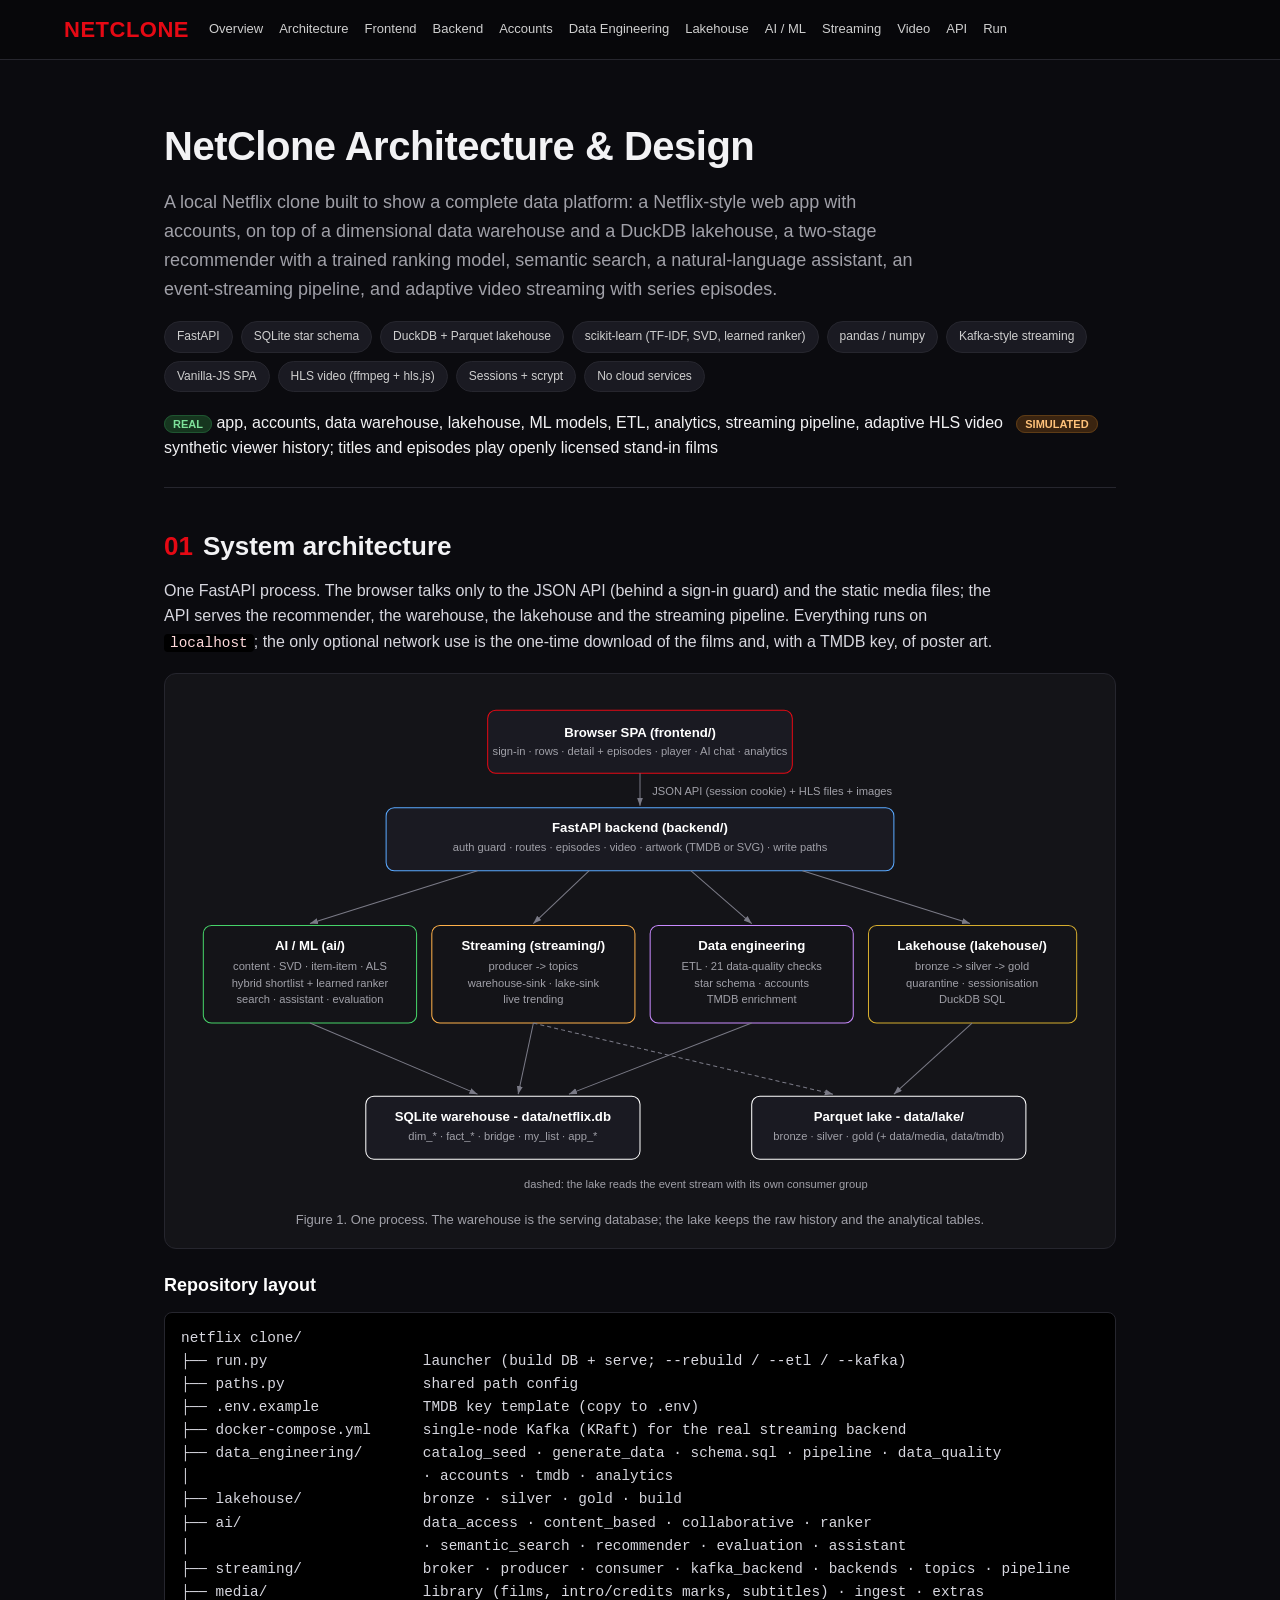
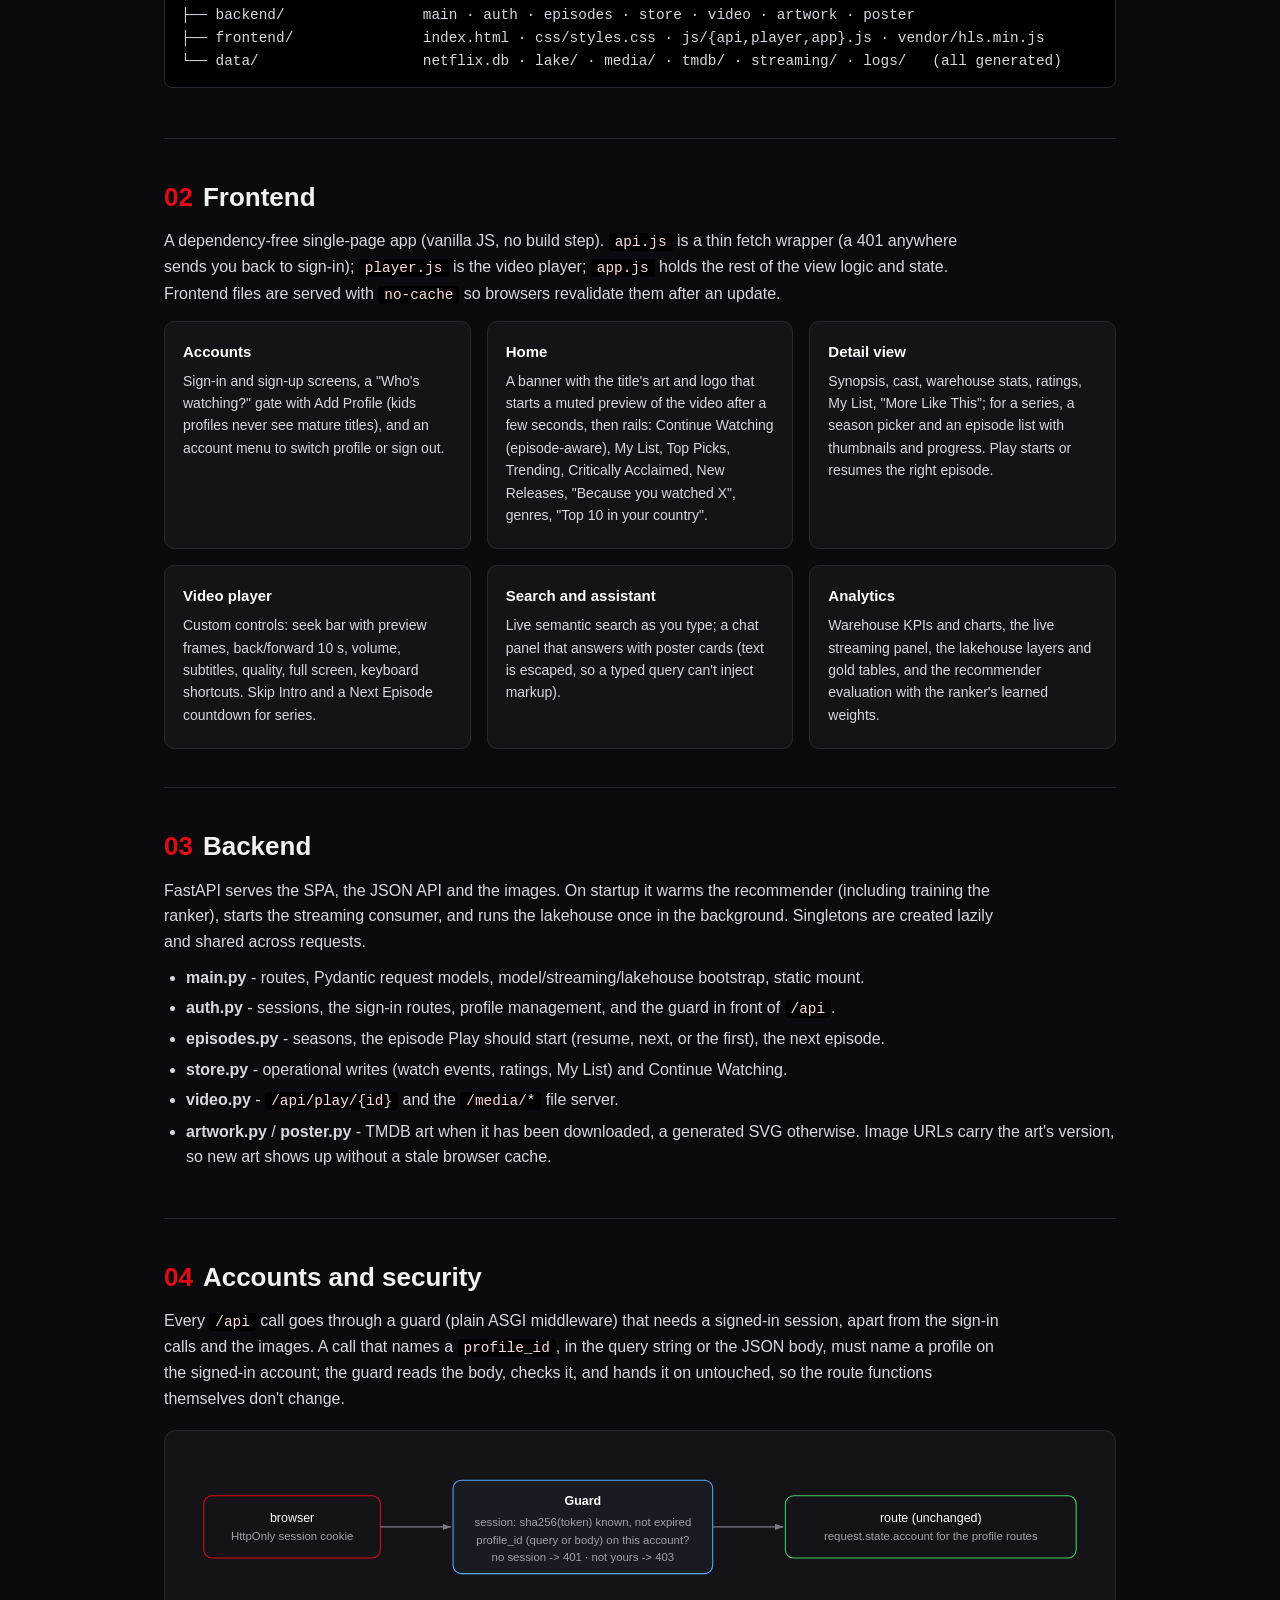
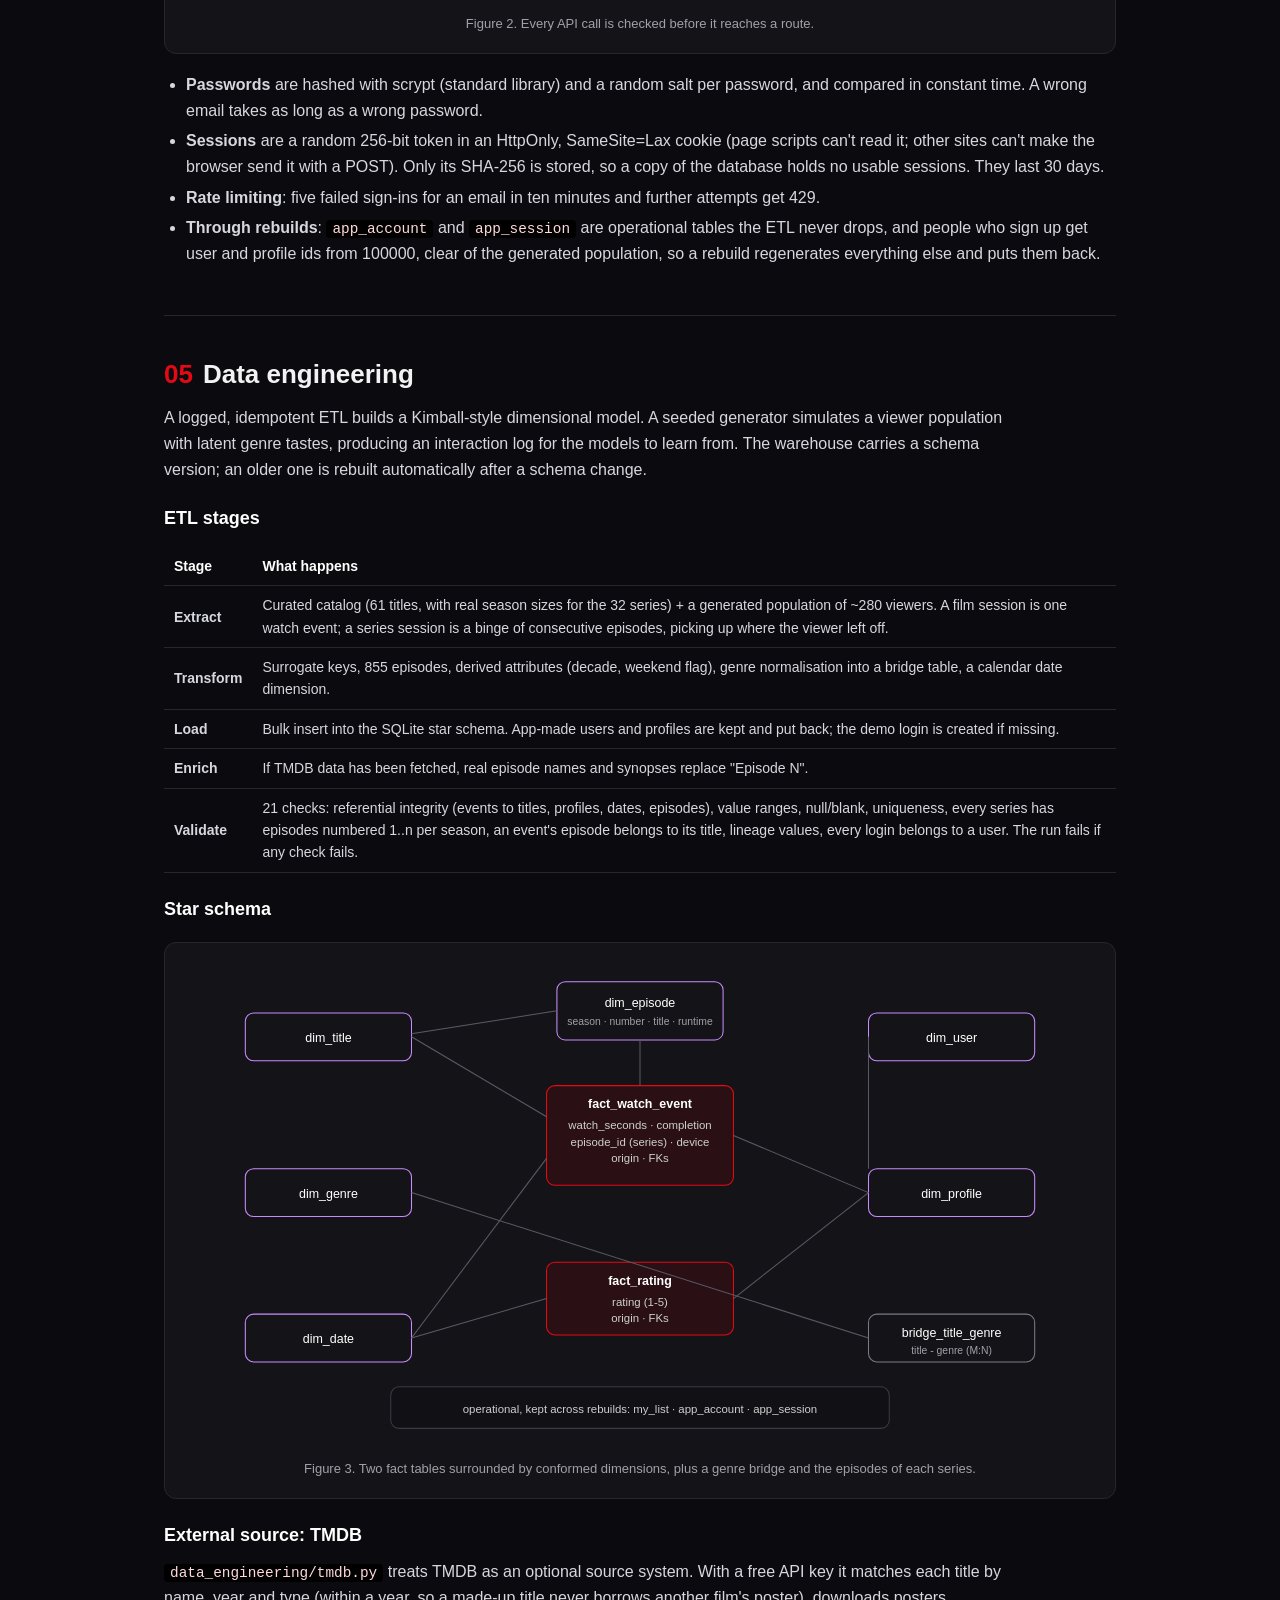
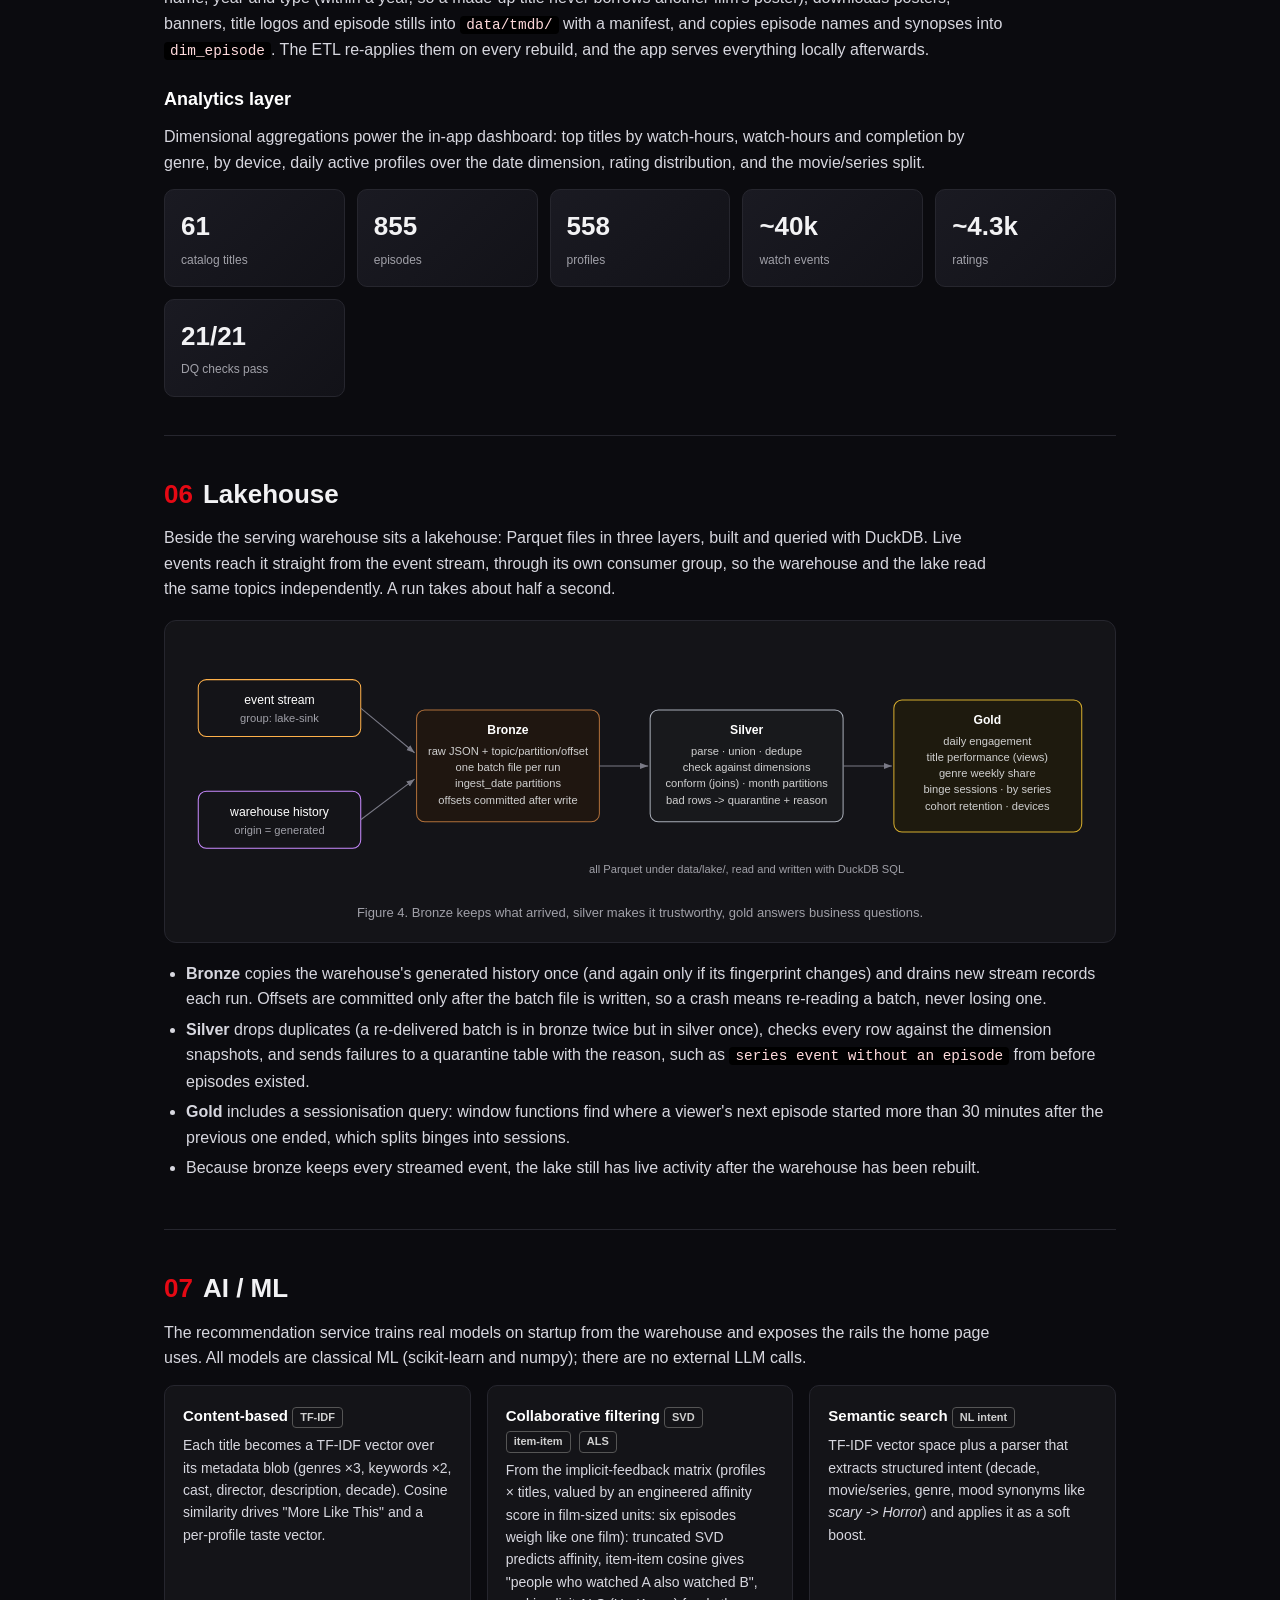
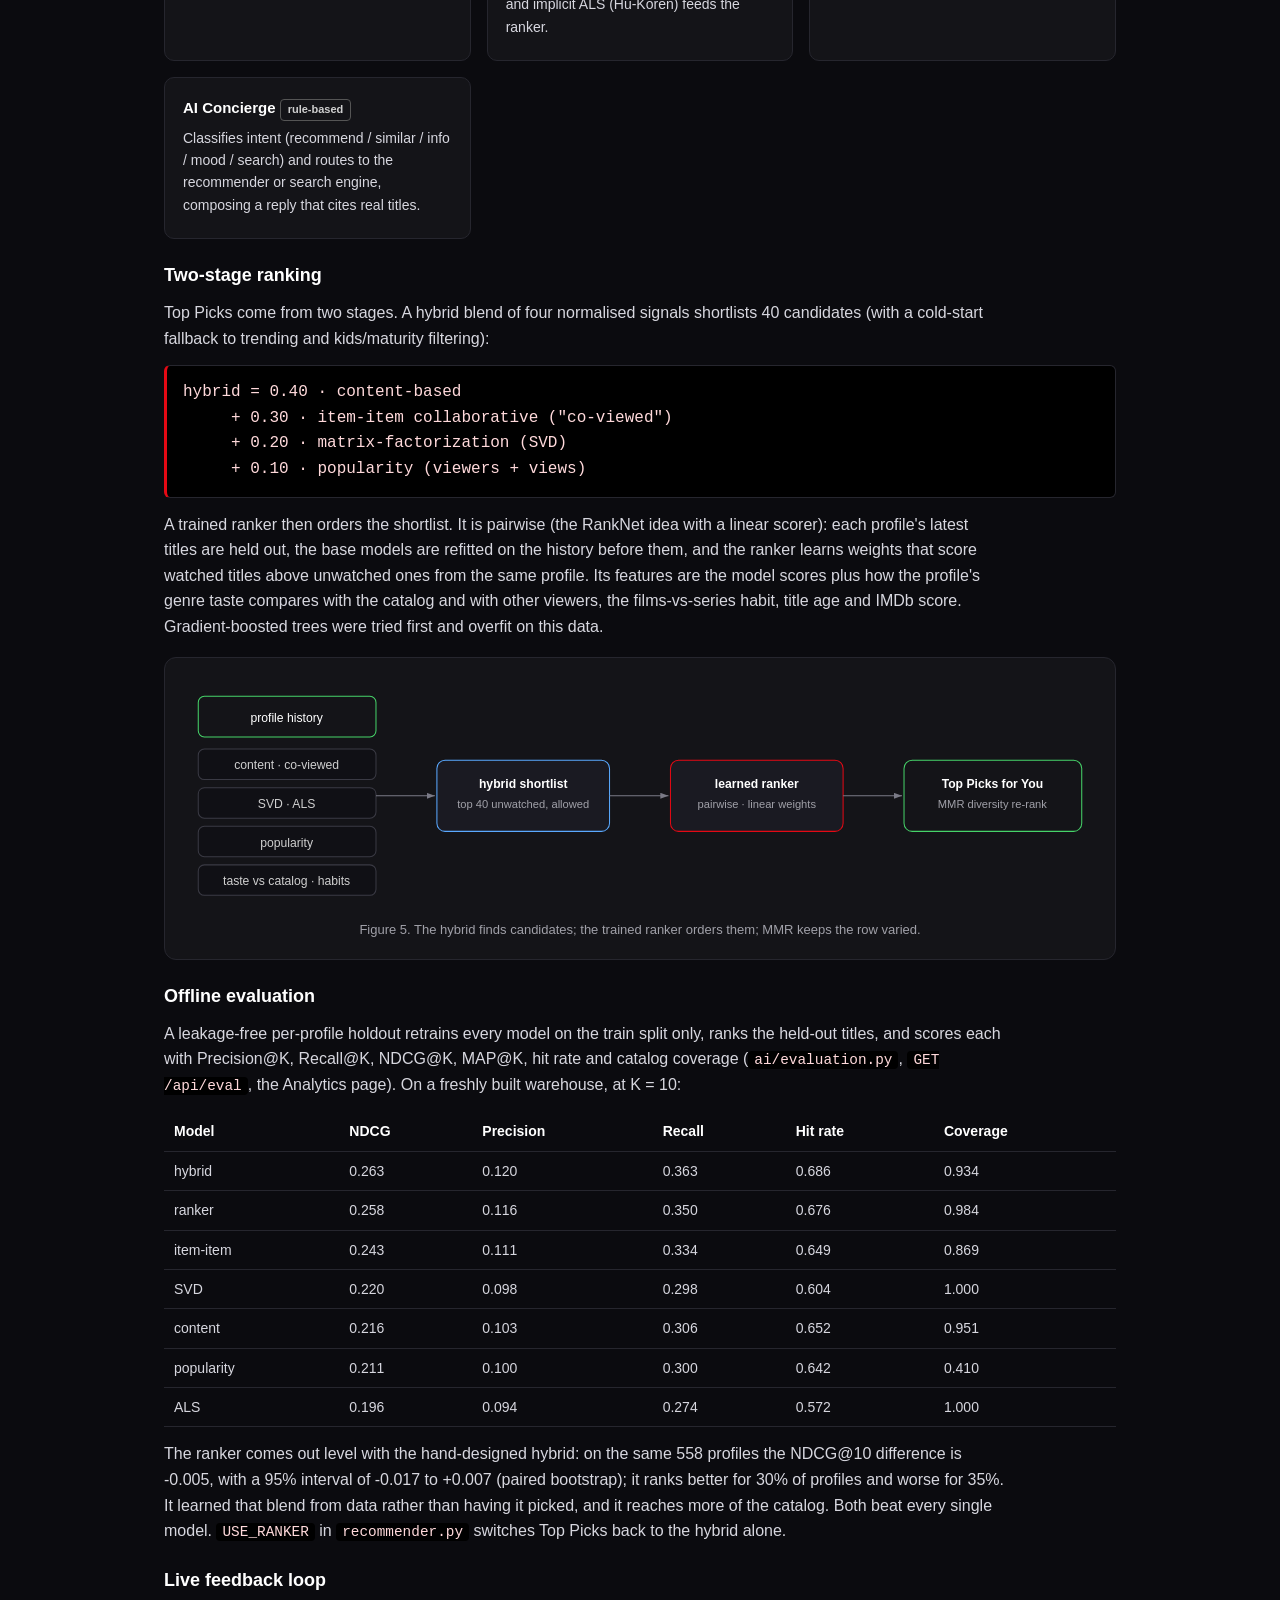
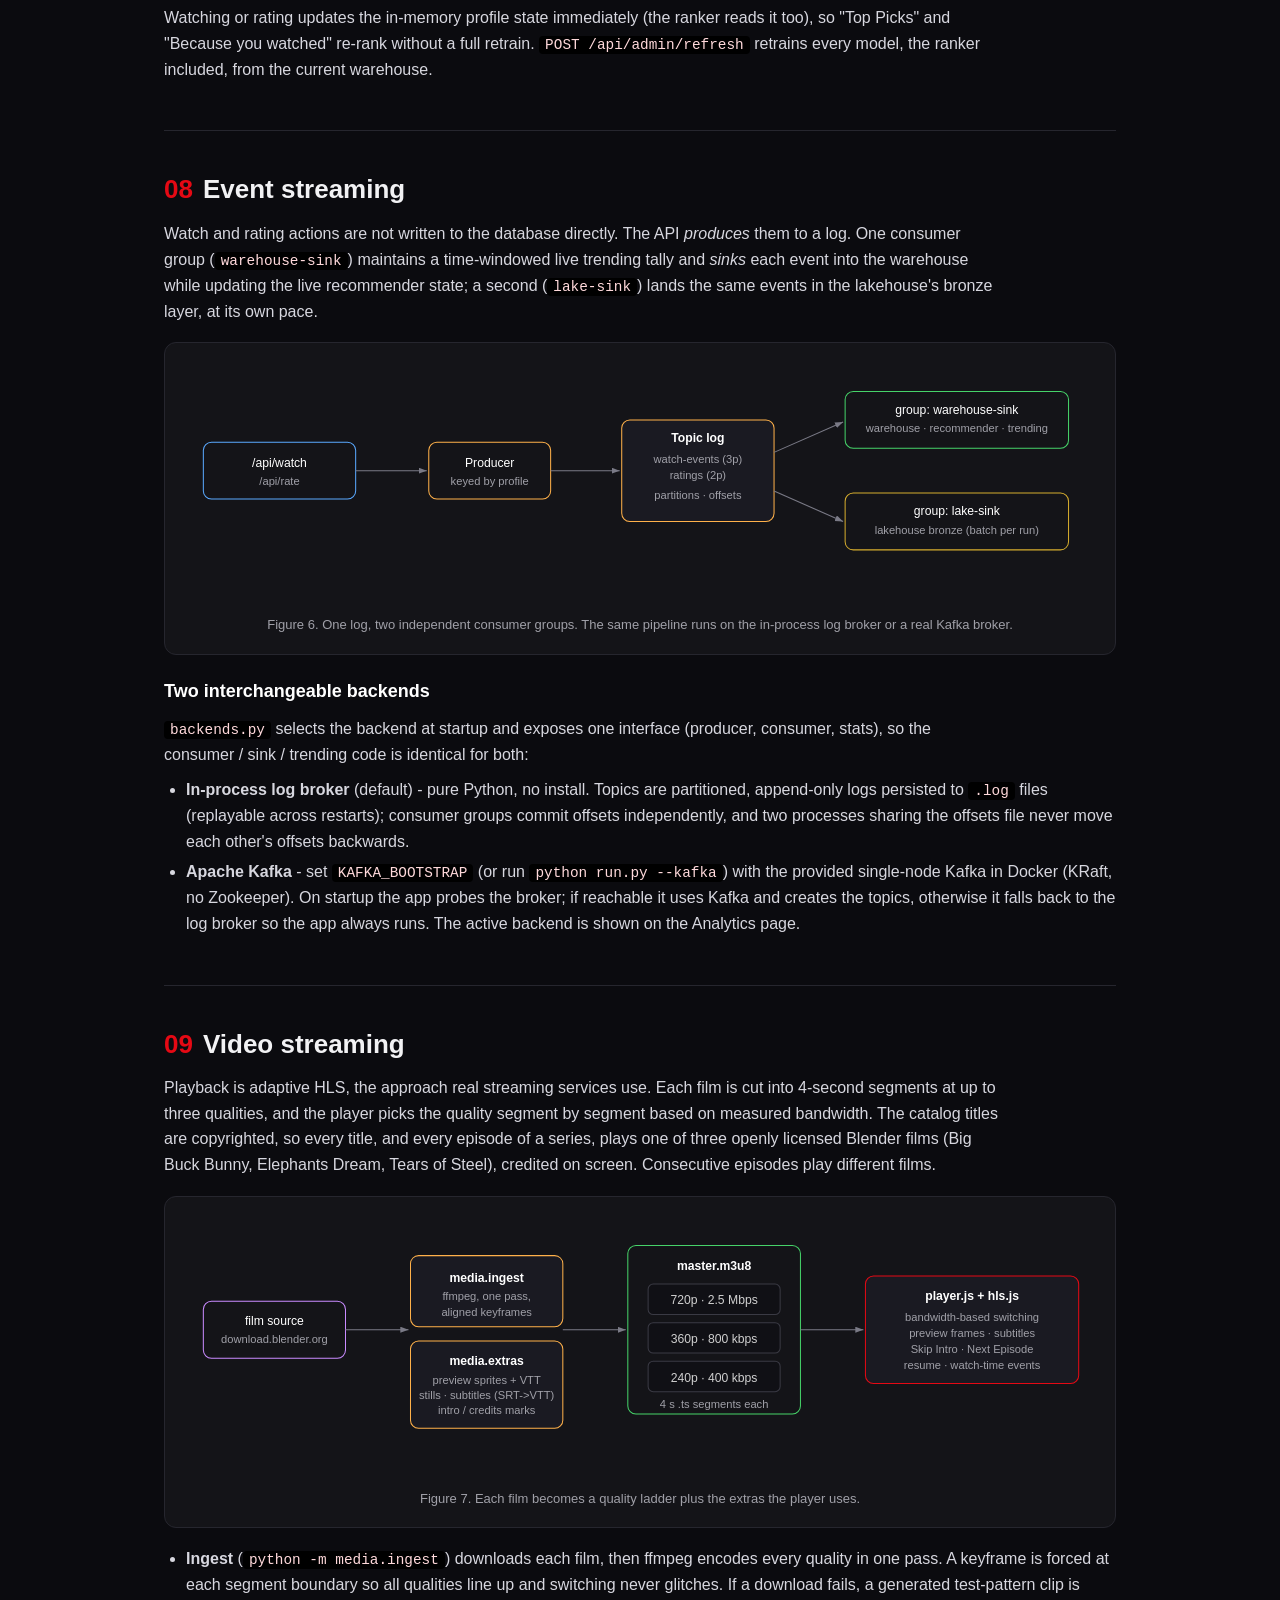
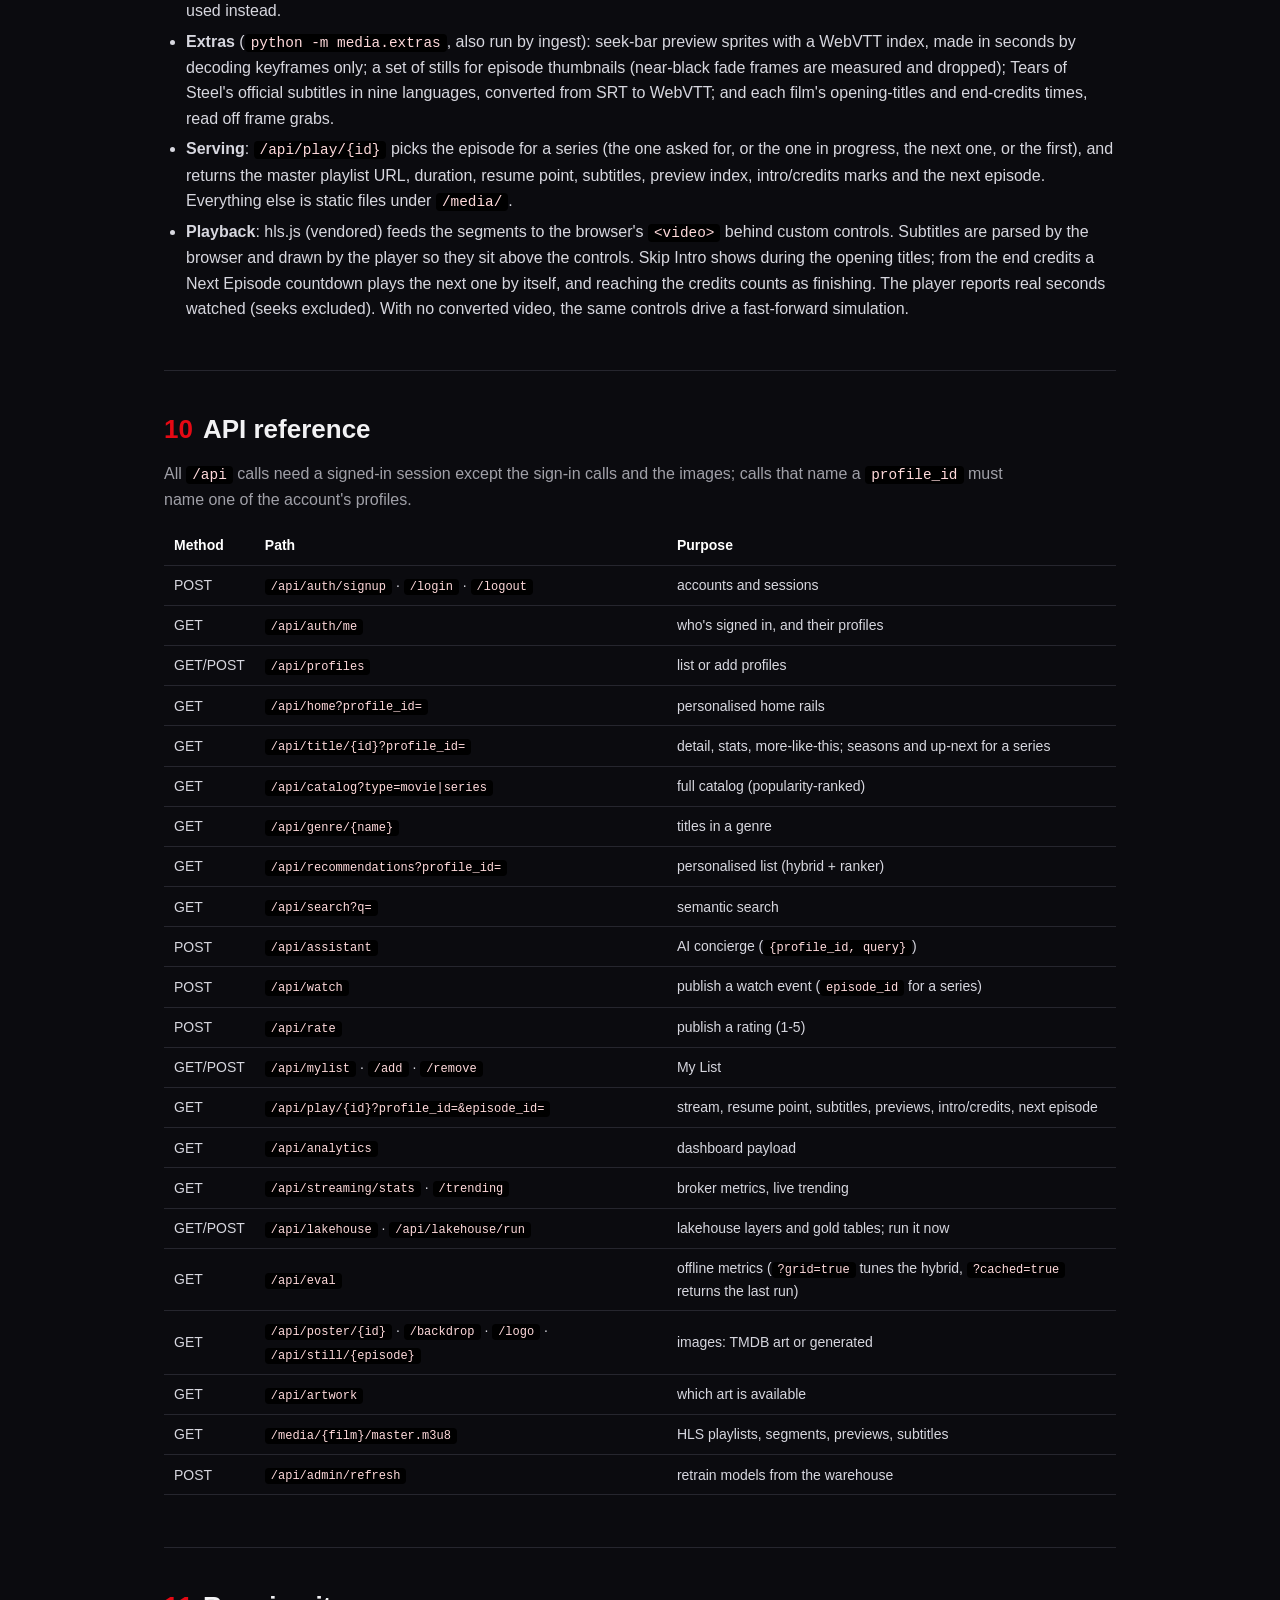
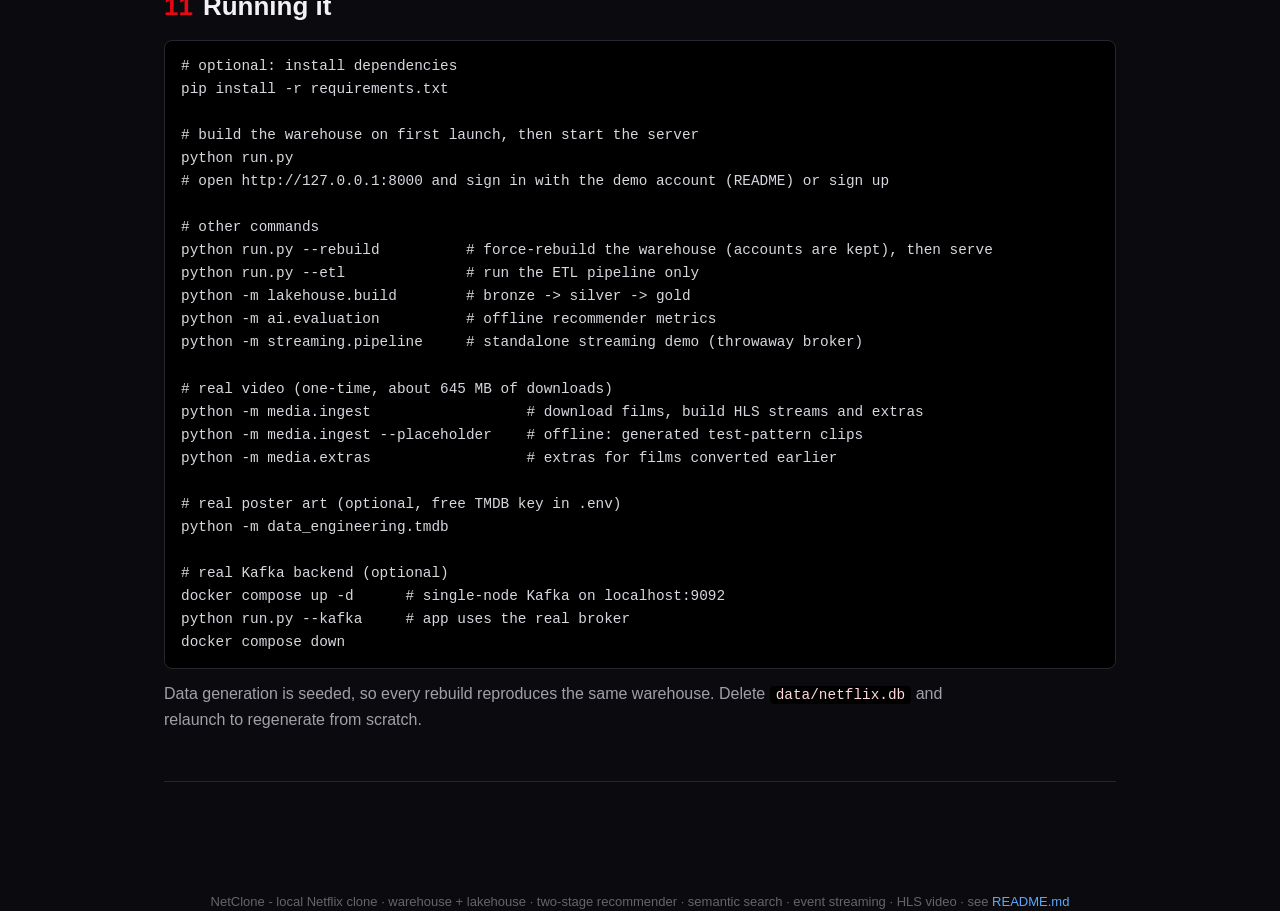
<file: ARCHITECTURE.html>
<!DOCTYPE html>
<html lang="en">
<head>
<meta charset="UTF-8" />
<meta name="viewport" content="width=device-width, initial-scale=1.0" />
<title>NetClone Architecture &amp; Design</title>
<style>
  :root{
    --bg:#0b0b0f; --panel:#141418; --panel2:#1a1a22; --line:#26262e;
    --red:#e50914; --text:#f2f2f4; --muted:#a0a0a8; --accent:#46d369; --blue:#5aa9ff;
  }
  *{box-sizing:border-box;margin:0;padding:0}
  html{scroll-behavior:smooth}
  body{background:var(--bg);color:var(--text);font-family:"Segoe UI",Roboto,Helvetica,Arial,sans-serif;line-height:1.6}
  a{color:var(--blue);text-decoration:none}
  a:hover{text-decoration:underline}
  code{background:#000;padding:1px 6px;border-radius:4px;font-family:Consolas,Menlo,monospace;font-size:.9em;color:#ffd9db}
  pre{background:#000;border:1px solid var(--line);border-radius:8px;padding:14px 16px;overflow:auto;margin:12px 0}
  pre code{background:none;padding:0;color:#d7d7df}

  header.top{position:sticky;top:0;z-index:10;background:rgba(8,8,11,.94);border-bottom:1px solid var(--line);
    display:flex;align-items:center;gap:20px;padding:12px 5vw;flex-wrap:wrap;backdrop-filter:blur(6px)}
  header.top .brand{color:var(--red);font-weight:900;font-size:22px;letter-spacing:.5px}
  header.top nav{display:flex;gap:16px;flex-wrap:wrap}
  header.top nav a{color:#cfcfcf;font-size:13px}
  header.top nav a:hover{color:#fff;text-decoration:none}

  .wrap{max-width:1080px;margin:0 auto;padding:0 5vw 80px}
  .hero{padding:54px 0 26px;border-bottom:1px solid var(--line)}
  .hero h1{font-size:40px;font-weight:900;letter-spacing:-.5px}
  .hero p.lead{color:var(--muted);font-size:18px;margin-top:10px;max-width:760px}
  .badges{display:flex;gap:8px;flex-wrap:wrap;margin-top:18px}
  .badge{background:var(--panel2);border:1px solid var(--line);border-radius:20px;padding:5px 12px;font-size:12px;color:#cfcfcf}

  section{padding:38px 0;border-bottom:1px solid var(--line)}
  section h2{font-size:26px;font-weight:800;margin-bottom:6px}
  section h2 .num{color:var(--red);margin-right:10px}
  section h3{font-size:18px;margin:22px 0 8px;color:#fff}
  section p{color:#d7d7df;margin:10px 0;max-width:840px}
  section ul{margin:10px 0 10px 22px;color:#d7d7df}
  section li{margin:5px 0}
  .muted{color:var(--muted)}
  .grid2{display:grid;grid-template-columns:repeat(auto-fit,minmax(280px,1fr));gap:16px;margin-top:14px}
  .card{background:var(--panel);border:1px solid var(--line);border-radius:10px;padding:18px}
  .card h4{font-size:15px;margin-bottom:6px;color:#fff}
  .card p{font-size:14px;margin:4px 0}
  .tag{display:inline-block;border:1px solid #555;border-radius:4px;padding:1px 7px;font-size:11px;color:#cfcfcf;margin-right:4px}
  .figure{background:var(--panel);border:1px solid var(--line);border-radius:12px;padding:18px;margin:18px 0;overflow:auto}
  .figure svg{display:block;margin:0 auto;width:100%;height:auto;max-width:920px}
  .cap{color:var(--muted);font-size:13px;text-align:center;margin-top:10px}

  table{width:100%;border-collapse:collapse;margin:14px 0;font-size:14px}
  th,td{text-align:left;padding:8px 10px;border-bottom:1px solid var(--line)}
  th{color:#fff;font-weight:700}
  td{color:#d7d7df}
  td code{font-size:12px}
  .kpis{display:grid;grid-template-columns:repeat(auto-fit,minmax(150px,1fr));gap:12px;margin-top:14px}
  .kpi{background:linear-gradient(135deg,#1a1a22,#121218);border:1px solid var(--line);border-radius:10px;padding:16px}
  .kpi .v{font-size:26px;font-weight:800}
  .kpi .l{color:var(--muted);font-size:12px;margin-top:3px}
  .formula{background:#000;border:1px solid var(--line);border-left:3px solid var(--red);border-radius:6px;
    padding:14px 16px;font-family:Consolas,monospace;color:#ffd9db;margin:14px 0;overflow:auto}
  footer{padding:30px 5vw;color:#666;font-size:13px;text-align:center}
  .pill{font-size:11px;padding:2px 8px;border-radius:10px;font-weight:700}
  .pill.real{background:#16361f;color:#7ee29a;border:1px solid #1f5631}
  .pill.sim{background:#3a2410;color:#ffc27a;border:1px solid #5e3c16}
</style>
</head>
<body>

<header class="top">
  <span class="brand">NETCLONE</span>
  <nav>
    <a href="#overview">Overview</a>
    <a href="#architecture">Architecture</a>
    <a href="#frontend">Frontend</a>
    <a href="#backend">Backend</a>
    <a href="#accounts">Accounts</a>
    <a href="#data">Data Engineering</a>
    <a href="#lakehouse">Lakehouse</a>
    <a href="#ai">AI / ML</a>
    <a href="#streaming">Streaming</a>
    <a href="#video">Video</a>
    <a href="#api">API</a>
    <a href="#run">Run</a>
  </nav>
</header>

<div class="wrap">

  <div class="hero" id="overview">
    <h1>NetClone Architecture &amp; Design</h1>
    <p class="lead">A local Netflix clone built to show a complete data platform: a Netflix-style web
    app with accounts, on top of a dimensional data warehouse and a DuckDB lakehouse, a two-stage
    recommender with a trained ranking model, semantic search, a natural-language assistant, an
    event-streaming pipeline, and adaptive video streaming with series episodes.</p>
    <div class="badges">
      <span class="badge">FastAPI</span>
      <span class="badge">SQLite star schema</span>
      <span class="badge">DuckDB + Parquet lakehouse</span>
      <span class="badge">scikit-learn (TF-IDF, SVD, learned ranker)</span>
      <span class="badge">pandas / numpy</span>
      <span class="badge">Kafka-style streaming</span>
      <span class="badge">Vanilla-JS SPA</span>
      <span class="badge">HLS video (ffmpeg + hls.js)</span>
      <span class="badge">Sessions + scrypt</span>
      <span class="badge">No cloud services</span>
    </div>
    <p style="margin-top:18px"><span class="pill real">REAL</span> app, accounts, data warehouse, lakehouse, ML models, ETL, analytics, streaming pipeline, adaptive HLS video &nbsp;
       <span class="pill sim">SIMULATED</span> synthetic viewer history; titles and episodes play openly licensed stand-in films</p>
  </div>

  <!-- ARCHITECTURE -->
  <section id="architecture">
    <h2><span class="num">01</span>System architecture</h2>
    <p>One FastAPI process. The browser talks only to the JSON API (behind a sign-in guard) and the
    static media files; the API serves the recommender, the warehouse, the lakehouse and the streaming
    pipeline. Everything runs on <code>localhost</code>; the only optional network use is the one-time
    download of the films and, with a TMDB key, of poster art.</p>

    <div class="figure">
      <svg viewBox="0 0 900 500" xmlns="http://www.w3.org/2000/svg" font-family="Segoe UI, Arial" font-size="13">
        <defs>
          <marker id="arr" markerWidth="10" markerHeight="10" refX="8" refY="3" orient="auto">
            <path d="M0,0 L8,3 L0,6 Z" fill="#7a7a86"/>
          </marker>
        </defs>
        <!-- Browser -->
        <rect x="300" y="18" width="300" height="62" rx="8" fill="#1a1a22" stroke="#e50914"/>
        <text x="450" y="44" text-anchor="middle" fill="#fff" font-weight="700">Browser SPA (frontend/)</text>
        <text x="450" y="62" text-anchor="middle" fill="#a0a0a8" font-size="11">sign-in · rows · detail + episodes · player · AI chat · analytics</text>

        <line x1="450" y1="80" x2="450" y2="112" stroke="#7a7a86" marker-end="url(#arr)"/>
        <text x="462" y="101" fill="#a0a0a8" font-size="11">JSON API (session cookie) + HLS files + images</text>

        <!-- Backend -->
        <rect x="200" y="114" width="500" height="62" rx="8" fill="#1a1a22" stroke="#5aa9ff"/>
        <text x="450" y="138" text-anchor="middle" fill="#fff" font-weight="700">FastAPI backend (backend/)</text>
        <text x="450" y="157" text-anchor="middle" fill="#a0a0a8" font-size="11">auth guard · routes · episodes · video · artwork (TMDB or SVG) · write paths</text>

        <!-- four services -->
        <line x1="290" y1="176" x2="125" y2="228" stroke="#7a7a86" marker-end="url(#arr)"/>
        <rect x="20" y="230" width="210" height="96" rx="8" fill="#141418" stroke="#46d369"/>
        <text x="125" y="254" text-anchor="middle" fill="#fff" font-weight="700">AI / ML (ai/)</text>
        <text x="125" y="274" text-anchor="middle" fill="#a0a0a8" font-size="11">content · SVD · item-item · ALS</text>
        <text x="125" y="290" text-anchor="middle" fill="#a0a0a8" font-size="11">hybrid shortlist + learned ranker</text>
        <text x="125" y="306" text-anchor="middle" fill="#a0a0a8" font-size="11">search · assistant · evaluation</text>

        <line x1="400" y1="176" x2="345" y2="228" stroke="#7a7a86" marker-end="url(#arr)"/>
        <rect x="245" y="230" width="200" height="96" rx="8" fill="#141418" stroke="#ffb14a"/>
        <text x="345" y="254" text-anchor="middle" fill="#fff" font-weight="700">Streaming (streaming/)</text>
        <text x="345" y="274" text-anchor="middle" fill="#a0a0a8" font-size="11">producer -> topics</text>
        <text x="345" y="290" text-anchor="middle" fill="#a0a0a8" font-size="11">warehouse-sink · lake-sink</text>
        <text x="345" y="306" text-anchor="middle" fill="#a0a0a8" font-size="11">live trending</text>

        <line x1="500" y1="176" x2="560" y2="228" stroke="#7a7a86" marker-end="url(#arr)"/>
        <rect x="460" y="230" width="200" height="96" rx="8" fill="#141418" stroke="#c98bff"/>
        <text x="560" y="254" text-anchor="middle" fill="#fff" font-weight="700">Data engineering</text>
        <text x="560" y="274" text-anchor="middle" fill="#a0a0a8" font-size="11">ETL · 21 data-quality checks</text>
        <text x="560" y="290" text-anchor="middle" fill="#a0a0a8" font-size="11">star schema · accounts</text>
        <text x="560" y="306" text-anchor="middle" fill="#a0a0a8" font-size="11">TMDB enrichment</text>

        <line x1="610" y1="176" x2="775" y2="228" stroke="#7a7a86" marker-end="url(#arr)"/>
        <rect x="675" y="230" width="205" height="96" rx="8" fill="#141418" stroke="#d6ad2e"/>
        <text x="777" y="254" text-anchor="middle" fill="#fff" font-weight="700">Lakehouse (lakehouse/)</text>
        <text x="777" y="274" text-anchor="middle" fill="#a0a0a8" font-size="11">bronze -> silver -> gold</text>
        <text x="777" y="290" text-anchor="middle" fill="#a0a0a8" font-size="11">quarantine · sessionisation</text>
        <text x="777" y="306" text-anchor="middle" fill="#a0a0a8" font-size="11">DuckDB SQL</text>

        <!-- storage -->
        <line x1="125" y1="326" x2="290" y2="396" stroke="#7a7a86" marker-end="url(#arr)"/>
        <line x1="345" y1="326" x2="330" y2="396" stroke="#7a7a86" marker-end="url(#arr)"/>
        <line x1="560" y1="326" x2="380" y2="396" stroke="#7a7a86" marker-end="url(#arr)"/>
        <line x1="345" y1="326" x2="640" y2="396" stroke="#7a7a86" stroke-dasharray="4 3" marker-end="url(#arr)"/>
        <line x1="777" y1="326" x2="700" y2="396" stroke="#7a7a86" marker-end="url(#arr)"/>
        <rect x="180" y="398" width="270" height="62" rx="8" fill="#1a1a22" stroke="#fff"/>
        <text x="315" y="422" text-anchor="middle" fill="#fff" font-weight="700">SQLite warehouse - data/netflix.db</text>
        <text x="315" y="441" text-anchor="middle" fill="#a0a0a8" font-size="11">dim_* · fact_* · bridge · my_list · app_*</text>
        <rect x="560" y="398" width="270" height="62" rx="8" fill="#1a1a22" stroke="#fff"/>
        <text x="695" y="422" text-anchor="middle" fill="#fff" font-weight="700">Parquet lake - data/lake/</text>
        <text x="695" y="441" text-anchor="middle" fill="#a0a0a8" font-size="11">bronze · silver · gold (+ data/media, data/tmdb)</text>
        <text x="505" y="488" text-anchor="middle" fill="#a0a0a8" font-size="11">dashed: the lake reads the event stream with its own consumer group</text>
      </svg>
      <div class="cap">Figure 1. One process. The warehouse is the serving database; the lake keeps the raw history and the analytical tables.</div>
    </div>

    <h3>Repository layout</h3>
<pre><code>netflix clone/
├── run.py                  launcher (build DB + serve; --rebuild / --etl / --kafka)
├── paths.py                shared path config
├── .env.example            TMDB key template (copy to .env)
├── docker-compose.yml      single-node Kafka (KRaft) for the real streaming backend
├── data_engineering/       catalog_seed · generate_data · schema.sql · pipeline · data_quality
│                           · accounts · tmdb · analytics
├── lakehouse/              bronze · silver · gold · build
├── ai/                     data_access · content_based · collaborative · ranker
│                           · semantic_search · recommender · evaluation · assistant
├── streaming/              broker · producer · consumer · kafka_backend · backends · topics · pipeline
├── media/                  library (films, intro/credits marks, subtitles) · ingest · extras
├── backend/                main · auth · episodes · store · video · artwork · poster
├── frontend/               index.html · css/styles.css · js/{api,player,app}.js · vendor/hls.min.js
└── data/                   netflix.db · lake/ · media/ · tmdb/ · streaming/ · logs/   (all generated)</code></pre>
  </section>

  <!-- FRONTEND -->
  <section id="frontend">
    <h2><span class="num">02</span>Frontend</h2>
    <p>A dependency-free single-page app (vanilla JS, no build step). <code>api.js</code> is a thin
    fetch wrapper (a 401 anywhere sends you back to sign-in); <code>player.js</code> is the video
    player; <code>app.js</code> holds the rest of the view logic and state. Frontend files are served
    with <code>no-cache</code> so browsers revalidate them after an update.</p>
    <div class="grid2">
      <div class="card"><h4>Accounts</h4><p>Sign-in and sign-up screens, a "Who's watching?" gate with Add Profile (kids profiles never see mature titles), and an account menu to switch profile or sign out.</p></div>
      <div class="card"><h4>Home</h4><p>A banner with the title's art and logo that starts a muted preview of the video after a few seconds, then rails: Continue Watching (episode-aware), My List, Top Picks, Trending, Critically Acclaimed, New Releases, "Because you watched X", genres, "Top 10 in your country".</p></div>
      <div class="card"><h4>Detail view</h4><p>Synopsis, cast, warehouse stats, ratings, My List, "More Like This"; for a series, a season picker and an episode list with thumbnails and progress. Play starts or resumes the right episode.</p></div>
      <div class="card"><h4>Video player</h4><p>Custom controls: seek bar with preview frames, back/forward 10 s, volume, subtitles, quality, full screen, keyboard shortcuts. Skip Intro and a Next Episode countdown for series.</p></div>
      <div class="card"><h4>Search and assistant</h4><p>Live semantic search as you type; a chat panel that answers with poster cards (text is escaped, so a typed query can't inject markup).</p></div>
      <div class="card"><h4>Analytics</h4><p>Warehouse KPIs and charts, the live streaming panel, the lakehouse layers and gold tables, and the recommender evaluation with the ranker's learned weights.</p></div>
    </div>
  </section>

  <!-- BACKEND -->
  <section id="backend">
    <h2><span class="num">03</span>Backend</h2>
    <p>FastAPI serves the SPA, the JSON API and the images. On startup it warms the recommender
    (including training the ranker), starts the streaming consumer, and runs the lakehouse once in the
    background. Singletons are created lazily and shared across requests.</p>
    <ul>
      <li><b>main.py</b> - routes, Pydantic request models, model/streaming/lakehouse bootstrap, static mount.</li>
      <li><b>auth.py</b> - sessions, the sign-in routes, profile management, and the guard in front of <code>/api</code>.</li>
      <li><b>episodes.py</b> - seasons, the episode Play should start (resume, next, or the first), the next episode.</li>
      <li><b>store.py</b> - operational writes (watch events, ratings, My List) and Continue Watching.</li>
      <li><b>video.py</b> - <code>/api/play/{id}</code> and the <code>/media/*</code> file server.</li>
      <li><b>artwork.py</b> / <b>poster.py</b> - TMDB art when it has been downloaded, a generated SVG otherwise. Image URLs carry the art's version, so new art shows up without a stale browser cache.</li>
    </ul>
  </section>

  <!-- ACCOUNTS -->
  <section id="accounts">
    <h2><span class="num">04</span>Accounts and security</h2>
    <p>Every <code>/api</code> call goes through a guard (plain ASGI middleware) that needs a signed-in
    session, apart from the sign-in calls and the images. A call that names a <code>profile_id</code>, in
    the query string or the JSON body, must name a profile on the signed-in account; the guard reads the
    body, checks it, and hands it on untouched, so the route functions themselves don't change.</p>
    <div class="figure">
      <svg viewBox="0 0 880 150" xmlns="http://www.w3.org/2000/svg" font-family="Segoe UI, Arial" font-size="12">
        <defs><marker id="a6" markerWidth="10" markerHeight="10" refX="8" refY="3" orient="auto"><path d="M0,0 L8,3 L0,6 Z" fill="#7a7a86"/></marker></defs>
        <rect x="20" y="45" width="170" height="60" rx="8" fill="#141418" stroke="#e50914"/>
        <text x="105" y="70" text-anchor="middle" fill="#fff">browser</text>
        <text x="105" y="88" text-anchor="middle" fill="#a0a0a8" font-size="11">HttpOnly session cookie</text>
        <line x1="190" y1="75" x2="258" y2="75" stroke="#7a7a86" marker-end="url(#a6)"/>
        <rect x="260" y="30" width="250" height="90" rx="8" fill="#1a1a22" stroke="#5aa9ff"/>
        <text x="385" y="54" text-anchor="middle" fill="#fff" font-weight="700">Guard</text>
        <text x="385" y="74" text-anchor="middle" fill="#a0a0a8" font-size="11">session: sha256(token) known, not expired</text>
        <text x="385" y="91" text-anchor="middle" fill="#a0a0a8" font-size="11">profile_id (query or body) on this account?</text>
        <text x="385" y="108" text-anchor="middle" fill="#a0a0a8" font-size="11">no session -> 401 · not yours -> 403</text>
        <line x1="510" y1="75" x2="578" y2="75" stroke="#7a7a86" marker-end="url(#a6)"/>
        <rect x="580" y="45" width="280" height="60" rx="8" fill="#141418" stroke="#46d369"/>
        <text x="720" y="70" text-anchor="middle" fill="#fff">route (unchanged)</text>
        <text x="720" y="88" text-anchor="middle" fill="#a0a0a8" font-size="11">request.state.account for the profile routes</text>
      </svg>
      <div class="cap">Figure 2. Every API call is checked before it reaches a route.</div>
    </div>
    <ul>
      <li><b>Passwords</b> are hashed with scrypt (standard library) and a random salt per password, and
      compared in constant time. A wrong email takes as long as a wrong password.</li>
      <li><b>Sessions</b> are a random 256-bit token in an HttpOnly, SameSite=Lax cookie (page scripts
      can't read it; other sites can't make the browser send it with a POST). Only its SHA-256 is
      stored, so a copy of the database holds no usable sessions. They last 30 days.</li>
      <li><b>Rate limiting</b>: five failed sign-ins for an email in ten minutes and further attempts get 429.</li>
      <li><b>Through rebuilds</b>: <code>app_account</code> and <code>app_session</code> are operational
      tables the ETL never drops, and people who sign up get user and profile ids from 100000, clear of
      the generated population, so a rebuild regenerates everything else and puts them back.</li>
    </ul>
  </section>

  <!-- DATA ENGINEERING -->
  <section id="data">
    <h2><span class="num">05</span>Data engineering</h2>
    <p>A logged, idempotent ETL builds a Kimball-style dimensional model. A seeded generator simulates
    a viewer population with latent genre tastes, producing an interaction log for the models to learn
    from. The warehouse carries a schema version; an older one is rebuilt automatically after a schema change.</p>

    <h3>ETL stages</h3>
    <table>
      <tr><th>Stage</th><th>What happens</th></tr>
      <tr><td><b>Extract</b></td><td>Curated catalog (61 titles, with real season sizes for the 32 series) + a generated population of ~280 viewers. A film session is one watch event; a series session is a binge of consecutive episodes, picking up where the viewer left off.</td></tr>
      <tr><td><b>Transform</b></td><td>Surrogate keys, 855 episodes, derived attributes (decade, weekend flag), genre normalisation into a bridge table, a calendar date dimension.</td></tr>
      <tr><td><b>Load</b></td><td>Bulk insert into the SQLite star schema. App-made users and profiles are kept and put back; the demo login is created if missing.</td></tr>
      <tr><td><b>Enrich</b></td><td>If TMDB data has been fetched, real episode names and synopses replace "Episode N".</td></tr>
      <tr><td><b>Validate</b></td><td>21 checks: referential integrity (events to titles, profiles, dates, episodes), value ranges, null/blank, uniqueness, every series has episodes numbered 1..n per season, an event's episode belongs to its title, lineage values, every login belongs to a user. The run fails if any check fails.</td></tr>
    </table>

    <h3>Star schema</h3>
    <div class="figure">
      <svg viewBox="0 0 880 470" xmlns="http://www.w3.org/2000/svg" font-family="Segoe UI, Arial" font-size="12">
        <rect x="350" y="120" width="180" height="96" rx="8" fill="#2a1014" stroke="#e50914"/>
        <text x="440" y="142" text-anchor="middle" fill="#fff" font-weight="700">fact_watch_event</text>
        <text x="440" y="162" text-anchor="middle" fill="#cfcfcf" font-size="11">watch_seconds · completion</text>
        <text x="440" y="178" text-anchor="middle" fill="#cfcfcf" font-size="11">episode_id (series) · device</text>
        <text x="440" y="194" text-anchor="middle" fill="#cfcfcf" font-size="11">origin · FKs</text>

        <rect x="350" y="290" width="180" height="70" rx="8" fill="#2a1014" stroke="#e50914"/>
        <text x="440" y="312" text-anchor="middle" fill="#fff" font-weight="700">fact_rating</text>
        <text x="440" y="332" text-anchor="middle" fill="#cfcfcf" font-size="11">rating (1-5)</text>
        <text x="440" y="348" text-anchor="middle" fill="#cfcfcf" font-size="11">origin · FKs</text>

        <rect x="360" y="20" width="160" height="56" rx="8" fill="#141418" stroke="#c98bff"/>
        <text x="440" y="44" text-anchor="middle" fill="#fff">dim_episode</text>
        <text x="440" y="62" text-anchor="middle" fill="#a0a0a8" font-size="10">season · number · title · runtime</text>

        <rect x="60" y="50" width="160" height="46" rx="8" fill="#141418" stroke="#c98bff"/>
        <text x="140" y="78" text-anchor="middle" fill="#fff">dim_title</text>
        <rect x="60" y="200" width="160" height="46" rx="8" fill="#141418" stroke="#c98bff"/>
        <text x="140" y="228" text-anchor="middle" fill="#fff">dim_genre</text>
        <rect x="60" y="340" width="160" height="46" rx="8" fill="#141418" stroke="#c98bff"/>
        <text x="140" y="368" text-anchor="middle" fill="#fff">dim_date</text>
        <rect x="660" y="50" width="160" height="46" rx="8" fill="#141418" stroke="#c98bff"/>
        <text x="740" y="78" text-anchor="middle" fill="#fff">dim_user</text>
        <rect x="660" y="200" width="160" height="46" rx="8" fill="#141418" stroke="#c98bff"/>
        <text x="740" y="228" text-anchor="middle" fill="#fff">dim_profile</text>
        <rect x="660" y="340" width="160" height="46" rx="8" fill="#141418" stroke="#7a7a86"/>
        <text x="740" y="362" text-anchor="middle" fill="#fff">bridge_title_genre</text>
        <text x="740" y="378" text-anchor="middle" fill="#a0a0a8" font-size="10">title - genre (M:N)</text>

        <g stroke="#5a5a66">
          <line x1="440" y1="76" x2="440" y2="120"/>
          <line x1="360" y1="48" x2="220" y2="70"/>
          <line x1="220" y1="73" x2="350" y2="150"/>
          <line x1="220" y1="363" x2="350" y2="190"/>
          <line x1="660" y1="223" x2="530" y2="168"/>
          <line x1="660" y1="73" x2="660" y2="200"/>
          <line x1="350" y1="325" x2="220" y2="363"/>
          <line x1="530" y1="325" x2="660" y2="223"/>
          <line x1="220" y1="223" x2="660" y2="363"/>
        </g>
        <rect x="200" y="410" width="480" height="40" rx="8" fill="#101015" stroke="#3a3a44"/>
        <text x="440" y="435" text-anchor="middle" fill="#cfcfcf" font-size="11">operational, kept across rebuilds: my_list · app_account · app_session</text>
      </svg>
      <div class="cap">Figure 3. Two fact tables surrounded by conformed dimensions, plus a genre bridge and the episodes of each series.</div>
    </div>

    <h3>External source: TMDB</h3>
    <p><code>data_engineering/tmdb.py</code> treats TMDB as an optional source system. With a free API key
    it matches each title by name, year and type (within a year, so a made-up title never borrows another
    film's poster), downloads posters, banners, title logos and episode stills into <code>data/tmdb/</code>
    with a manifest, and copies episode names and synopses into <code>dim_episode</code>. The ETL re-applies
    them on every rebuild, and the app serves everything locally afterwards.</p>

    <h3>Analytics layer</h3>
    <p>Dimensional aggregations power the in-app dashboard: top titles by watch-hours, watch-hours and
    completion by genre, by device, daily active profiles over the date dimension, rating distribution,
    and the movie/series split.</p>
    <div class="kpis">
      <div class="kpi"><div class="v">61</div><div class="l">catalog titles</div></div>
      <div class="kpi"><div class="v">855</div><div class="l">episodes</div></div>
      <div class="kpi"><div class="v">558</div><div class="l">profiles</div></div>
      <div class="kpi"><div class="v">~40k</div><div class="l">watch events</div></div>
      <div class="kpi"><div class="v">~4.3k</div><div class="l">ratings</div></div>
      <div class="kpi"><div class="v">21/21</div><div class="l">DQ checks pass</div></div>
    </div>
  </section>

  <!-- LAKEHOUSE -->
  <section id="lakehouse">
    <h2><span class="num">06</span>Lakehouse</h2>
    <p>Beside the serving warehouse sits a lakehouse: Parquet files in three layers, built and queried
    with DuckDB. Live events reach it straight from the event stream, through its own consumer group, so
    the warehouse and the lake read the same topics independently. A run takes about half a second.</p>
    <div class="figure">
      <svg viewBox="0 0 900 250" xmlns="http://www.w3.org/2000/svg" font-family="Segoe UI, Arial" font-size="12">
        <defs><marker id="a5" markerWidth="10" markerHeight="10" refX="8" refY="3" orient="auto"><path d="M0,0 L8,3 L0,6 Z" fill="#7a7a86"/></marker></defs>
        <rect x="15" y="40" width="160" height="56" rx="8" fill="#141418" stroke="#ffb14a"/>
        <text x="95" y="64" text-anchor="middle" fill="#fff">event stream</text>
        <text x="95" y="82" text-anchor="middle" fill="#a0a0a8" font-size="11">group: lake-sink</text>
        <rect x="15" y="150" width="160" height="56" rx="8" fill="#141418" stroke="#c98bff"/>
        <text x="95" y="174" text-anchor="middle" fill="#fff">warehouse history</text>
        <text x="95" y="192" text-anchor="middle" fill="#a0a0a8" font-size="11">origin = generated</text>
        <line x1="175" y1="68" x2="228" y2="112" stroke="#7a7a86" marker-end="url(#a5)"/>
        <line x1="175" y1="178" x2="228" y2="138" stroke="#7a7a86" marker-end="url(#a5)"/>

        <rect x="230" y="70" width="180" height="110" rx="8" fill="#1f1610" stroke="#b0703a"/>
        <text x="320" y="94" text-anchor="middle" fill="#fff" font-weight="700">Bronze</text>
        <text x="320" y="114" text-anchor="middle" fill="#cfcfcf" font-size="11">raw JSON + topic/partition/offset</text>
        <text x="320" y="130" text-anchor="middle" fill="#cfcfcf" font-size="11">one batch file per run</text>
        <text x="320" y="146" text-anchor="middle" fill="#cfcfcf" font-size="11">ingest_date partitions</text>
        <text x="320" y="162" text-anchor="middle" fill="#cfcfcf" font-size="11">offsets committed after write</text>

        <line x1="410" y1="125" x2="458" y2="125" stroke="#7a7a86" marker-end="url(#a5)"/>
        <rect x="460" y="70" width="190" height="110" rx="8" fill="#18191c" stroke="#a8adb7"/>
        <text x="555" y="94" text-anchor="middle" fill="#fff" font-weight="700">Silver</text>
        <text x="555" y="114" text-anchor="middle" fill="#cfcfcf" font-size="11">parse · union · dedupe</text>
        <text x="555" y="130" text-anchor="middle" fill="#cfcfcf" font-size="11">check against dimensions</text>
        <text x="555" y="146" text-anchor="middle" fill="#cfcfcf" font-size="11">conform (joins) · month partitions</text>
        <text x="555" y="162" text-anchor="middle" fill="#cfcfcf" font-size="11">bad rows -> quarantine + reason</text>

        <line x1="650" y1="125" x2="698" y2="125" stroke="#7a7a86" marker-end="url(#a5)"/>
        <rect x="700" y="60" width="185" height="130" rx="8" fill="#1e1a0e" stroke="#d6ad2e"/>
        <text x="792" y="84" text-anchor="middle" fill="#fff" font-weight="700">Gold</text>
        <text x="792" y="104" text-anchor="middle" fill="#cfcfcf" font-size="11">daily engagement</text>
        <text x="792" y="120" text-anchor="middle" fill="#cfcfcf" font-size="11">title performance (views)</text>
        <text x="792" y="136" text-anchor="middle" fill="#cfcfcf" font-size="11">genre weekly share</text>
        <text x="792" y="152" text-anchor="middle" fill="#cfcfcf" font-size="11">binge sessions · by series</text>
        <text x="792" y="168" text-anchor="middle" fill="#cfcfcf" font-size="11">cohort retention · devices</text>
        <text x="555" y="230" text-anchor="middle" fill="#a0a0a8" font-size="11">all Parquet under data/lake/, read and written with DuckDB SQL</text>
      </svg>
      <div class="cap">Figure 4. Bronze keeps what arrived, silver makes it trustworthy, gold answers business questions.</div>
    </div>
    <ul>
      <li><b>Bronze</b> copies the warehouse's generated history once (and again only if its fingerprint
      changes) and drains new stream records each run. Offsets are committed only after the batch file is
      written, so a crash means re-reading a batch, never losing one.</li>
      <li><b>Silver</b> drops duplicates (a re-delivered batch is in bronze twice but in silver once),
      checks every row against the dimension snapshots, and sends failures to a quarantine table with the
      reason, such as <code>series event without an episode</code> from before episodes existed.</li>
      <li><b>Gold</b> includes a sessionisation query: window functions find where a viewer's next episode
      started more than 30 minutes after the previous one ended, which splits binges into sessions.</li>
      <li>Because bronze keeps every streamed event, the lake still has live activity after the
      warehouse has been rebuilt.</li>
    </ul>
  </section>

  <!-- AI / ML -->
  <section id="ai">
    <h2><span class="num">07</span>AI / ML</h2>
    <p>The recommendation service trains real models on startup from the warehouse and exposes the
    rails the home page uses. All models are classical ML (scikit-learn and numpy); there are no external LLM calls.</p>

    <div class="grid2">
      <div class="card">
        <h4>Content-based <span class="tag">TF-IDF</span></h4>
        <p>Each title becomes a TF-IDF vector over its metadata blob (genres ×3, keywords ×2, cast,
        director, description, decade). Cosine similarity drives "More Like This" and a per-profile
        taste vector.</p>
      </div>
      <div class="card">
        <h4>Collaborative filtering <span class="tag">SVD</span> <span class="tag">item-item</span> <span class="tag">ALS</span></h4>
        <p>From the implicit-feedback matrix (profiles × titles, valued by an engineered affinity score in
        film-sized units: six episodes weigh like one film): truncated SVD predicts affinity, item-item
        cosine gives "people who watched A also watched B", and implicit ALS (Hu-Koren) feeds the ranker.</p>
      </div>
      <div class="card">
        <h4>Semantic search <span class="tag">NL intent</span></h4>
        <p>TF-IDF vector space plus a parser that extracts structured intent (decade, movie/series,
        genre, mood synonyms like <i>scary -> Horror</i>) and applies it as a soft boost.</p>
      </div>
      <div class="card">
        <h4>AI Concierge <span class="tag">rule-based</span></h4>
        <p>Classifies intent (recommend / similar / info / mood / search) and routes to the recommender
        or search engine, composing a reply that cites real titles.</p>
      </div>
    </div>

    <h3>Two-stage ranking</h3>
    <p>Top Picks come from two stages. A hybrid blend of four normalised signals shortlists 40 candidates
    (with a cold-start fallback to trending and kids/maturity filtering):</p>
    <div class="formula">hybrid = 0.40 · content-based<br>
            &nbsp;&nbsp;&nbsp;&nbsp;&nbsp;+ 0.30 · item-item collaborative ("co-viewed")<br>
            &nbsp;&nbsp;&nbsp;&nbsp;&nbsp;+ 0.20 · matrix-factorization (SVD)<br>
            &nbsp;&nbsp;&nbsp;&nbsp;&nbsp;+ 0.10 · popularity (viewers + views)</div>
    <p>A trained ranker then orders the shortlist. It is pairwise (the RankNet idea with a linear scorer):
    each profile's latest titles are held out, the base models are refitted on the history before them,
    and the ranker learns weights that score watched titles above unwatched ones from the same profile.
    Its features are the model scores plus how the profile's genre taste compares with the catalog and
    with other viewers, the films-vs-series habit, title age and IMDb score. Gradient-boosted trees were
    tried first and overfit on this data.</p>

    <div class="figure">
      <svg viewBox="0 0 900 230" xmlns="http://www.w3.org/2000/svg" font-family="Segoe UI, Arial" font-size="12">
        <defs>
          <marker id="a2" markerWidth="10" markerHeight="10" refX="8" refY="3" orient="auto"><path d="M0,0 L8,3 L0,6 Z" fill="#7a7a86"/></marker>
        </defs>
        <rect x="15" y="20" width="175" height="40" rx="6" fill="#141418" stroke="#46d369"/>
        <text x="102" y="45" text-anchor="middle" fill="#fff">profile history</text>
        <rect x="15" y="72" width="175" height="30" rx="6" fill="#101015" stroke="#3a3a44"/>
        <text x="102" y="92" text-anchor="middle" fill="#cfcfcf">content · co-viewed</text>
        <rect x="15" y="110" width="175" height="30" rx="6" fill="#101015" stroke="#3a3a44"/>
        <text x="102" y="130" text-anchor="middle" fill="#cfcfcf">SVD · ALS</text>
        <rect x="15" y="148" width="175" height="30" rx="6" fill="#101015" stroke="#3a3a44"/>
        <text x="102" y="168" text-anchor="middle" fill="#cfcfcf">popularity</text>
        <rect x="15" y="186" width="175" height="30" rx="6" fill="#101015" stroke="#3a3a44"/>
        <text x="102" y="206" text-anchor="middle" fill="#cfcfcf">taste vs catalog · habits</text>

        <line x1="190" y1="118" x2="248" y2="118" stroke="#7a7a86" marker-end="url(#a2)"/>
        <rect x="250" y="83" width="170" height="70" rx="8" fill="#1a1a22" stroke="#5aa9ff"/>
        <text x="335" y="110" text-anchor="middle" fill="#fff" font-weight="700">hybrid shortlist</text>
        <text x="335" y="130" text-anchor="middle" fill="#a0a0a8" font-size="11">top 40 unwatched, allowed</text>

        <line x1="420" y1="118" x2="478" y2="118" stroke="#7a7a86" marker-end="url(#a2)"/>
        <rect x="480" y="83" width="170" height="70" rx="8" fill="#1a1a22" stroke="#e50914"/>
        <text x="565" y="110" text-anchor="middle" fill="#fff" font-weight="700">learned ranker</text>
        <text x="565" y="130" text-anchor="middle" fill="#a0a0a8" font-size="11">pairwise · linear weights</text>

        <line x1="650" y1="118" x2="708" y2="118" stroke="#7a7a86" marker-end="url(#a2)"/>
        <rect x="710" y="83" width="175" height="70" rx="8" fill="#141418" stroke="#46d369"/>
        <text x="797" y="110" text-anchor="middle" fill="#fff" font-weight="700">Top Picks for You</text>
        <text x="797" y="130" text-anchor="middle" fill="#a0a0a8" font-size="11">MMR diversity re-rank</text>
      </svg>
      <div class="cap">Figure 5. The hybrid finds candidates; the trained ranker orders them; MMR keeps the row varied.</div>
    </div>

    <h3>Offline evaluation</h3>
    <p>A leakage-free per-profile holdout retrains every model on the train split only, ranks the held-out
    titles, and scores each with Precision@K, Recall@K, NDCG@K, MAP@K, hit rate and catalog coverage
    (<code>ai/evaluation.py</code>, <code>GET /api/eval</code>, the Analytics page). On a freshly built
    warehouse, at K = 10:</p>
    <table>
      <tr><th>Model</th><th>NDCG</th><th>Precision</th><th>Recall</th><th>Hit rate</th><th>Coverage</th></tr>
      <tr><td>hybrid</td><td>0.263</td><td>0.120</td><td>0.363</td><td>0.686</td><td>0.934</td></tr>
      <tr><td>ranker</td><td>0.258</td><td>0.116</td><td>0.350</td><td>0.676</td><td>0.984</td></tr>
      <tr><td>item-item</td><td>0.243</td><td>0.111</td><td>0.334</td><td>0.649</td><td>0.869</td></tr>
      <tr><td>SVD</td><td>0.220</td><td>0.098</td><td>0.298</td><td>0.604</td><td>1.000</td></tr>
      <tr><td>content</td><td>0.216</td><td>0.103</td><td>0.306</td><td>0.652</td><td>0.951</td></tr>
      <tr><td>popularity</td><td>0.211</td><td>0.100</td><td>0.300</td><td>0.642</td><td>0.410</td></tr>
      <tr><td>ALS</td><td>0.196</td><td>0.094</td><td>0.274</td><td>0.572</td><td>1.000</td></tr>
    </table>
    <p>The ranker comes out level with the hand-designed hybrid: on the same 558 profiles the NDCG@10
    difference is -0.005, with a 95% interval of -0.017 to +0.007 (paired bootstrap); it ranks better for
    30% of profiles and worse for 35%. It learned that blend from data rather than having it picked, and it
    reaches more of the catalog. Both beat every single model. <code>USE_RANKER</code> in
    <code>recommender.py</code> switches Top Picks back to the hybrid alone.</p>

    <h3>Live feedback loop</h3>
    <p>Watching or rating updates the in-memory profile state immediately (the ranker reads it too), so
    "Top Picks" and "Because you watched" re-rank without a full retrain. <code>POST /api/admin/refresh</code>
    retrains every model, the ranker included, from the current warehouse.</p>
  </section>

  <!-- STREAMING -->
  <section id="streaming">
    <h2><span class="num">08</span>Event streaming</h2>
    <p>Watch and rating actions are not written to the database directly. The API <i>produces</i> them to a
    log. One consumer group (<code>warehouse-sink</code>) maintains a time-windowed live trending tally and
    <i>sinks</i> each event into the warehouse while updating the live recommender state; a second
    (<code>lake-sink</code>) lands the same events in the lakehouse's bronze layer, at its own pace.</p>

    <div class="figure">
      <svg viewBox="0 0 900 240" xmlns="http://www.w3.org/2000/svg" font-family="Segoe UI, Arial" font-size="12">
        <defs>
          <marker id="a3" markerWidth="10" markerHeight="10" refX="8" refY="3" orient="auto"><path d="M0,0 L8,3 L0,6 Z" fill="#7a7a86"/></marker>
        </defs>
        <rect x="20" y="80" width="150" height="56" rx="8" fill="#141418" stroke="#5aa9ff"/>
        <text x="95" y="104" text-anchor="middle" fill="#fff">/api/watch</text>
        <text x="95" y="122" text-anchor="middle" fill="#a0a0a8" font-size="11">/api/rate</text>

        <line x1="170" y1="108" x2="240" y2="108" stroke="#7a7a86" marker-end="url(#a3)"/>
        <rect x="242" y="80" width="120" height="56" rx="8" fill="#141418" stroke="#ffb14a"/>
        <text x="302" y="104" text-anchor="middle" fill="#fff">Producer</text>
        <text x="302" y="122" text-anchor="middle" fill="#a0a0a8" font-size="11">keyed by profile</text>

        <line x1="362" y1="108" x2="430" y2="108" stroke="#7a7a86" marker-end="url(#a3)"/>
        <rect x="432" y="58" width="150" height="100" rx="8" fill="#1a1a22" stroke="#ffb14a"/>
        <text x="507" y="80" text-anchor="middle" fill="#fff" font-weight="700">Topic log</text>
        <text x="507" y="100" text-anchor="middle" fill="#a0a0a8" font-size="11">watch-events (3p)</text>
        <text x="507" y="116" text-anchor="middle" fill="#a0a0a8" font-size="11">ratings (2p)</text>
        <text x="507" y="136" text-anchor="middle" fill="#a0a0a8" font-size="11">partitions · offsets</text>

        <line x1="582" y1="90" x2="650" y2="60" stroke="#7a7a86" marker-end="url(#a3)"/>
        <rect x="652" y="30" width="220" height="56" rx="8" fill="#141418" stroke="#46d369"/>
        <text x="762" y="52" text-anchor="middle" fill="#fff">group: warehouse-sink</text>
        <text x="762" y="70" text-anchor="middle" fill="#a0a0a8" font-size="11">warehouse · recommender · trending</text>

        <line x1="582" y1="128" x2="650" y2="158" stroke="#7a7a86" marker-end="url(#a3)"/>
        <rect x="652" y="130" width="220" height="56" rx="8" fill="#141418" stroke="#d6ad2e"/>
        <text x="762" y="152" text-anchor="middle" fill="#fff">group: lake-sink</text>
        <text x="762" y="170" text-anchor="middle" fill="#a0a0a8" font-size="11">lakehouse bronze (batch per run)</text>
      </svg>
      <div class="cap">Figure 6. One log, two independent consumer groups. The same pipeline runs on the in-process log broker or a real Kafka broker.</div>
    </div>

    <h3>Two interchangeable backends</h3>
    <p><code>backends.py</code> selects the backend at startup and exposes one interface (producer,
    consumer, stats), so the consumer / sink / trending code is identical for both:</p>
    <ul>
      <li><b>In-process log broker</b> (default) - pure Python, no install. Topics are partitioned,
      append-only logs persisted to <code>.log</code> files (replayable across restarts); consumer groups
      commit offsets independently, and two processes sharing the offsets file never move each other's
      offsets backwards.</li>
      <li><b>Apache Kafka</b> - set <code>KAFKA_BOOTSTRAP</code> (or run <code>python run.py --kafka</code>)
      with the provided single-node Kafka in Docker (KRaft, no Zookeeper). On startup the app probes the
      broker; if reachable it uses Kafka and creates the topics, otherwise it falls back to the log broker
      so the app always runs. The active backend is shown on the Analytics page.</li>
    </ul>
  </section>

  <!-- VIDEO -->
  <section id="video">
    <h2><span class="num">09</span>Video streaming</h2>
    <p>Playback is adaptive HLS, the approach real streaming services use. Each film is cut into 4-second
    segments at up to three qualities, and the player picks the quality segment by segment based on
    measured bandwidth. The catalog titles are copyrighted, so every title, and every episode of a series,
    plays one of three openly licensed Blender films (Big Buck Bunny, Elephants Dream, Tears of Steel),
    credited on screen. Consecutive episodes play different films.</p>

    <div class="figure">
      <svg viewBox="0 0 900 260" xmlns="http://www.w3.org/2000/svg" font-family="Segoe UI, Arial" font-size="12">
        <defs>
          <marker id="a4" markerWidth="10" markerHeight="10" refX="8" refY="3" orient="auto"><path d="M0,0 L8,3 L0,6 Z" fill="#7a7a86"/></marker>
        </defs>
        <rect x="20" y="85" width="140" height="56" rx="8" fill="#141418" stroke="#c98bff"/>
        <text x="90" y="108" text-anchor="middle" fill="#fff">film source</text>
        <text x="90" y="126" text-anchor="middle" fill="#a0a0a8" font-size="11">download.blender.org</text>

        <line x1="160" y1="113" x2="222" y2="113" stroke="#7a7a86" marker-end="url(#a4)"/>
        <rect x="224" y="40" width="150" height="70" rx="8" fill="#1a1a22" stroke="#ffb14a"/>
        <text x="299" y="66" text-anchor="middle" fill="#fff" font-weight="700">media.ingest</text>
        <text x="299" y="84" text-anchor="middle" fill="#a0a0a8" font-size="11">ffmpeg, one pass,</text>
        <text x="299" y="99" text-anchor="middle" fill="#a0a0a8" font-size="11">aligned keyframes</text>
        <rect x="224" y="124" width="150" height="86" rx="8" fill="#1a1a22" stroke="#ffb14a"/>
        <text x="299" y="148" text-anchor="middle" fill="#fff" font-weight="700">media.extras</text>
        <text x="299" y="166" text-anchor="middle" fill="#a0a0a8" font-size="11">preview sprites + VTT</text>
        <text x="299" y="181" text-anchor="middle" fill="#a0a0a8" font-size="11">stills · subtitles (SRT->VTT)</text>
        <text x="299" y="196" text-anchor="middle" fill="#a0a0a8" font-size="11">intro / credits marks</text>

        <line x1="374" y1="113" x2="436" y2="113" stroke="#7a7a86" marker-end="url(#a4)"/>
        <rect x="438" y="30" width="170" height="166" rx="8" fill="#141418" stroke="#46d369"/>
        <text x="523" y="54" text-anchor="middle" fill="#fff" font-weight="700">master.m3u8</text>
        <rect x="458" y="68" width="130" height="30" rx="5" fill="#101015" stroke="#3a3a44"/>
        <text x="523" y="88" text-anchor="middle" fill="#cfcfcf">720p · 2.5 Mbps</text>
        <rect x="458" y="106" width="130" height="30" rx="5" fill="#101015" stroke="#3a3a44"/>
        <text x="523" y="126" text-anchor="middle" fill="#cfcfcf">360p · 800 kbps</text>
        <rect x="458" y="144" width="130" height="30" rx="5" fill="#101015" stroke="#3a3a44"/>
        <text x="523" y="164" text-anchor="middle" fill="#cfcfcf">240p · 400 kbps</text>
        <text x="523" y="190" text-anchor="middle" fill="#a0a0a8" font-size="11">4 s .ts segments each</text>

        <line x1="608" y1="113" x2="670" y2="113" stroke="#7a7a86" marker-end="url(#a4)"/>
        <rect x="672" y="60" width="210" height="106" rx="8" fill="#1a1a22" stroke="#e50914"/>
        <text x="777" y="84" text-anchor="middle" fill="#fff" font-weight="700">player.js + hls.js</text>
        <text x="777" y="104" text-anchor="middle" fill="#a0a0a8" font-size="11">bandwidth-based switching</text>
        <text x="777" y="120" text-anchor="middle" fill="#a0a0a8" font-size="11">preview frames · subtitles</text>
        <text x="777" y="136" text-anchor="middle" fill="#a0a0a8" font-size="11">Skip Intro · Next Episode</text>
        <text x="777" y="152" text-anchor="middle" fill="#a0a0a8" font-size="11">resume · watch-time events</text>
      </svg>
      <div class="cap">Figure 7. Each film becomes a quality ladder plus the extras the player uses.</div>
    </div>

    <ul>
      <li><b>Ingest</b> (<code>python -m media.ingest</code>) downloads each film, then ffmpeg encodes every
      quality in one pass. A keyframe is forced at each segment boundary so all qualities line up and
      switching never glitches. If a download fails, a generated test-pattern clip is used instead.</li>
      <li><b>Extras</b> (<code>python -m media.extras</code>, also run by ingest): seek-bar preview sprites
      with a WebVTT index, made in seconds by decoding keyframes only; a set of stills for episode
      thumbnails (near-black fade frames are measured and dropped); Tears of Steel's official subtitles in
      nine languages, converted from SRT to WebVTT; and each film's opening-titles and end-credits times,
      read off frame grabs.</li>
      <li><b>Serving</b>: <code>/api/play/{id}</code> picks the episode for a series (the one asked for, or
      the one in progress, the next one, or the first), and returns the master playlist URL, duration,
      resume point, subtitles, preview index, intro/credits marks and the next episode. Everything else is
      static files under <code>/media/</code>.</li>
      <li><b>Playback</b>: hls.js (vendored) feeds the segments to the browser's <code>&lt;video&gt;</code>
      behind custom controls. Subtitles are parsed by the browser and drawn by the player so they sit
      above the controls. Skip Intro shows during the opening titles; from the end credits a Next Episode
      countdown plays the next one by itself, and reaching the credits counts as finishing. The player
      reports real seconds watched (seeks excluded). With no converted video, the same controls drive a
      fast-forward simulation.</li>
    </ul>
  </section>

  <!-- API -->
  <section id="api">
    <h2><span class="num">10</span>API reference</h2>
    <p class="muted">All <code>/api</code> calls need a signed-in session except the sign-in calls and the
    images; calls that name a <code>profile_id</code> must name one of the account's profiles.</p>
    <table>
      <tr><th>Method</th><th>Path</th><th>Purpose</th></tr>
      <tr><td>POST</td><td><code>/api/auth/signup</code> · <code>/login</code> · <code>/logout</code></td><td>accounts and sessions</td></tr>
      <tr><td>GET</td><td><code>/api/auth/me</code></td><td>who's signed in, and their profiles</td></tr>
      <tr><td>GET/POST</td><td><code>/api/profiles</code></td><td>list or add profiles</td></tr>
      <tr><td>GET</td><td><code>/api/home?profile_id=</code></td><td>personalised home rails</td></tr>
      <tr><td>GET</td><td><code>/api/title/{id}?profile_id=</code></td><td>detail, stats, more-like-this; seasons and up-next for a series</td></tr>
      <tr><td>GET</td><td><code>/api/catalog?type=movie|series</code></td><td>full catalog (popularity-ranked)</td></tr>
      <tr><td>GET</td><td><code>/api/genre/{name}</code></td><td>titles in a genre</td></tr>
      <tr><td>GET</td><td><code>/api/recommendations?profile_id=</code></td><td>personalised list (hybrid + ranker)</td></tr>
      <tr><td>GET</td><td><code>/api/search?q=</code></td><td>semantic search</td></tr>
      <tr><td>POST</td><td><code>/api/assistant</code></td><td>AI concierge (<code>{profile_id, query}</code>)</td></tr>
      <tr><td>POST</td><td><code>/api/watch</code></td><td>publish a watch event (<code>episode_id</code> for a series)</td></tr>
      <tr><td>POST</td><td><code>/api/rate</code></td><td>publish a rating (1-5)</td></tr>
      <tr><td>GET/POST</td><td><code>/api/mylist</code> · <code>/add</code> · <code>/remove</code></td><td>My List</td></tr>
      <tr><td>GET</td><td><code>/api/play/{id}?profile_id=&amp;episode_id=</code></td><td>stream, resume point, subtitles, previews, intro/credits, next episode</td></tr>
      <tr><td>GET</td><td><code>/api/analytics</code></td><td>dashboard payload</td></tr>
      <tr><td>GET</td><td><code>/api/streaming/stats</code> · <code>/trending</code></td><td>broker metrics, live trending</td></tr>
      <tr><td>GET/POST</td><td><code>/api/lakehouse</code> · <code>/api/lakehouse/run</code></td><td>lakehouse layers and gold tables; run it now</td></tr>
      <tr><td>GET</td><td><code>/api/eval</code></td><td>offline metrics (<code>?grid=true</code> tunes the hybrid, <code>?cached=true</code> returns the last run)</td></tr>
      <tr><td>GET</td><td><code>/api/poster/{id}</code> · <code>/backdrop</code> · <code>/logo</code> · <code>/api/still/{episode}</code></td><td>images: TMDB art or generated</td></tr>
      <tr><td>GET</td><td><code>/api/artwork</code></td><td>which art is available</td></tr>
      <tr><td>GET</td><td><code>/media/{film}/master.m3u8</code></td><td>HLS playlists, segments, previews, subtitles</td></tr>
      <tr><td>POST</td><td><code>/api/admin/refresh</code></td><td>retrain models from the warehouse</td></tr>
    </table>
  </section>

  <!-- RUN -->
  <section id="run">
    <h2><span class="num">11</span>Running it</h2>
<pre><code># optional: install dependencies
pip install -r requirements.txt

# build the warehouse on first launch, then start the server
python run.py
# open http://127.0.0.1:8000 and sign in with the demo account (README) or sign up

# other commands
python run.py --rebuild          # force-rebuild the warehouse (accounts are kept), then serve
python run.py --etl              # run the ETL pipeline only
python -m lakehouse.build        # bronze -> silver -> gold
python -m ai.evaluation          # offline recommender metrics
python -m streaming.pipeline     # standalone streaming demo (throwaway broker)

# real video (one-time, about 645 MB of downloads)
python -m media.ingest                  # download films, build HLS streams and extras
python -m media.ingest --placeholder    # offline: generated test-pattern clips
python -m media.extras                  # extras for films converted earlier

# real poster art (optional, free TMDB key in .env)
python -m data_engineering.tmdb

# real Kafka backend (optional)
docker compose up -d      # single-node Kafka on localhost:9092
python run.py --kafka     # app uses the real broker
docker compose down</code></pre>
    <p class="muted">Data generation is seeded, so every rebuild reproduces the same warehouse. Delete
    <code>data/netflix.db</code> and relaunch to regenerate from scratch.</p>
  </section>

</div>

<footer>
  NetClone - local Netflix clone · warehouse + lakehouse · two-stage recommender · semantic search · event streaming · HLS video · see <a href="README.md">README.md</a>
</footer>
</body>
</html>
</file>
